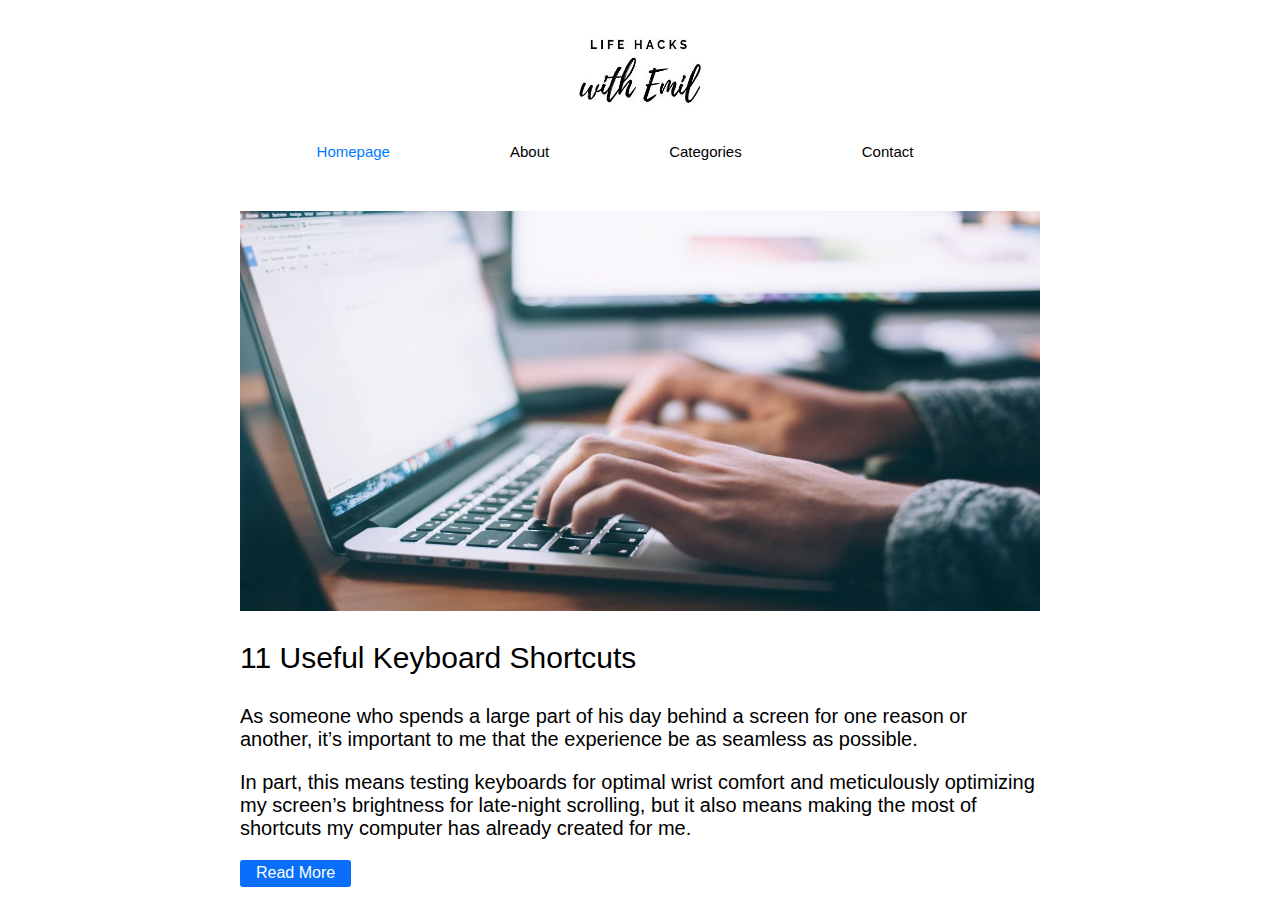
<file: index.html>
<html lang="en">

<head>
    <title>Life Hacks with Emil</title>
    <meta http-equiv="Content-Type" content="text/html" ; charset="utf-8" />
    <meta name="viewport" content="width=device-width, initial-scale=1" />

    <meta name="title" content="Life Hacks with Emil" />
    <meta name="description" content="Life Hacks with Emil is a fast-growing blog site with useful ideas about media, tech, and other industry verticals. Launched in 2020, the site is now one of the best blog site on the web." />
    <meta name="keywords" content="life hacks, lifehacks, useful ideas, blog, tech, media, Life Hacks with Emil, diy, do it yourself, blogs" />

    <link href="css/style.css" rel="stylesheet" type="text/css">
    <link rel="shortcut icon" href="img/icon1.ico">
</head>

<body>
    <div id="header">
        <a href="index.html" title="Homepage">
            <img src="img/logo.jpg" alt="logo" class="websitelogo" />
        </a>
        <ul class="menu">
            <li>
                <a href="index.html" title="Homepage" class="selected">Homepage </a>
            </li>

            <li>
                <a href="about.html" title="About">About</a>
            </li>

            <li>
                <a href="categories.html" title="Categories">Categories</a>
            </li>

            <li>
                <a href="contact.html" title="Contact">Contact</a>
            </li>
        </ul>
    </div>


    <div id="content">
        <div class="pagebanner">
            <img src="img/pagebanner.jpg" width="800" height="400" />
        </div>

        <div class="headingarea">
            <h3> 11 Useful Keyboard Shortcuts</h3>
            <p>As someone who spends a large part of his day behind a screen for one reason or another, it’s important to me that the experience be as seamless as possible.</p>
            <p>In part, this means testing keyboards for optimal wrist comfort and meticulously optimizing my screen’s brightness for late-night scrolling, but it also means making the most of shortcuts my computer has already created for me.
                <p><a class="rounded-button" href="useful-keyboard-shortcuts-2020.html" target="_blank" title="Read More">Read More</a></p>
            </p>
        </div>
    </div>
    <div style="clear:both"></div>
    </div>
    <script src="js/script.js"></script>
</body>

</html>
</file>
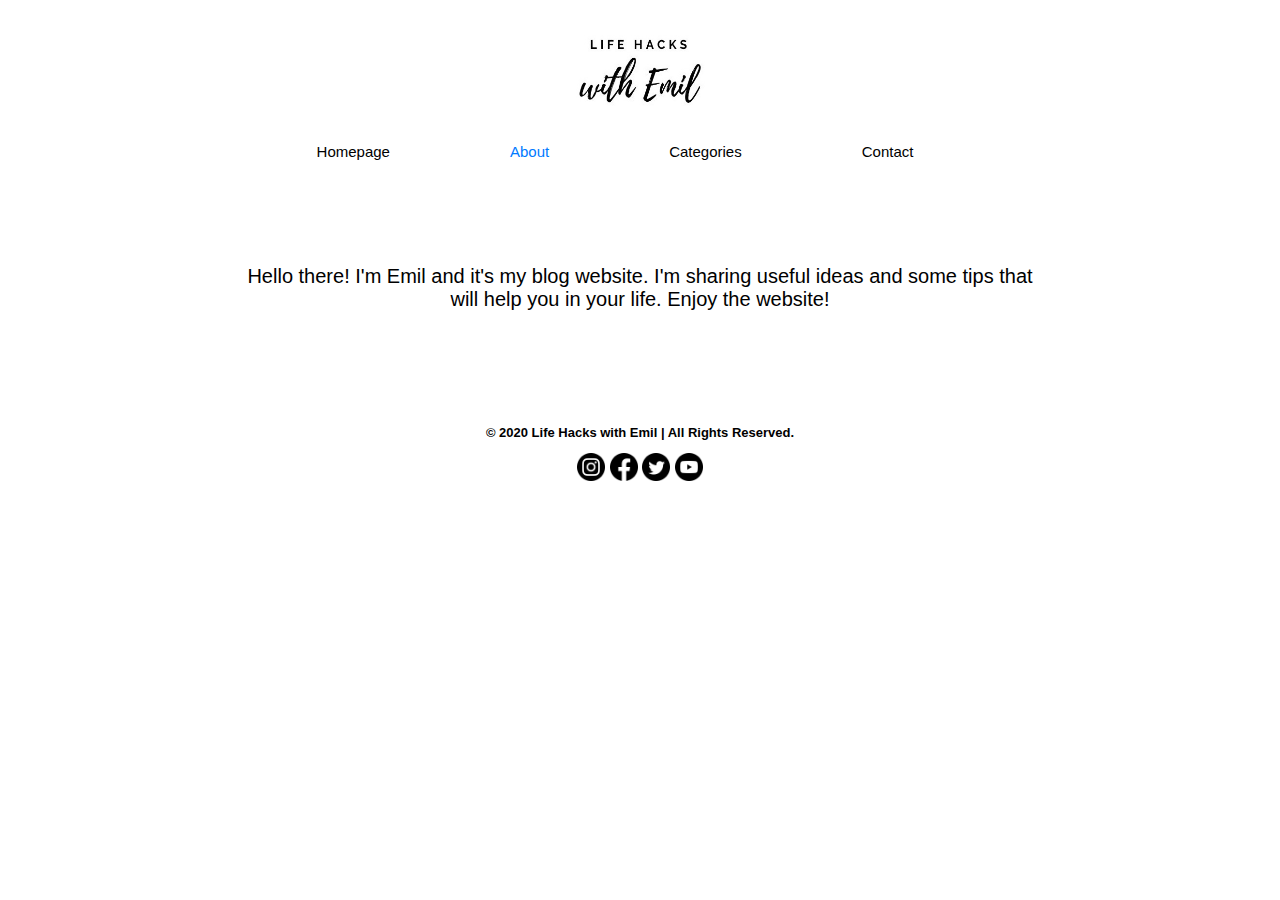
<file: about.html>
<html lang="en">
	<head>
		<title>About | Life Hacks with Emil</title>
		<meta http-equiv="Content-Type" content="text/html"; charset="utf-8" />
		<meta name="viewport" content="width=device-width, initial-scale=1" />
				
		<link href="css/style.css" rel="stylesheet" type="text/css">
		<link rel="shortcut icon" href="img/icon1.ico">
	</head>
	<body>
		<div id="header">
			<a href="index.html" title="Homepage">
			<img src="img/logo.jpg" alt="logo" class="websitelogo"/>
			</a>
			<ul class="menu">
				<li>
					<a href="index.html" title="Homepage">Homepage</a>
				</li>
				
				<li>
					<a href="about.html" title="About" class="selected">About</a>
				</li>
				
				<li>
					<a href="categories.html" title="Categories">Categories</a>
				</li>
				
				<li>
					<a href="contact.html" title="Contact">Contact</a>
				</li>
			</ul>
		</div>
		<br>
		<br>
		<br>
		<div id="content">
			
		<div class="aboutarea">
			<p>Hello there! I'm Emil and it's my blog website. I'm sharing useful ideas and some tips that will help you in your life. Enjoy the website!</p>
		</div>
		<br>
		<br>
		<br>
		</div>
			<div style="clear:both"></div>
		<div id="footer">
			<p>© 2020 Life Hacks with Emil | All Rights Reserved.</p>
			<div class="icons">
				<a href="index.html" target="_blank"><img class = "instagram-icon" src="./img/instagram-icon.png" title="Instagram"></a>
				<a href="index.html" target="_blank"><img class = "facebook-icon" src="./img/facebook-icon.png" title="Facebook"></a>
				<a href="index.html" target="_blank"><img class = "twitter-icon" src="./img/twitter-icon.png" title="Twitter"></a>
				<a href="index.html" target="_blank"><img class = "youtube-icon" src="./img/youtube-icon.png" title="YouTube"></a>
			</div>
		</div>
		<script src="js/script.js"></script>
	</body>
</html>
</file>
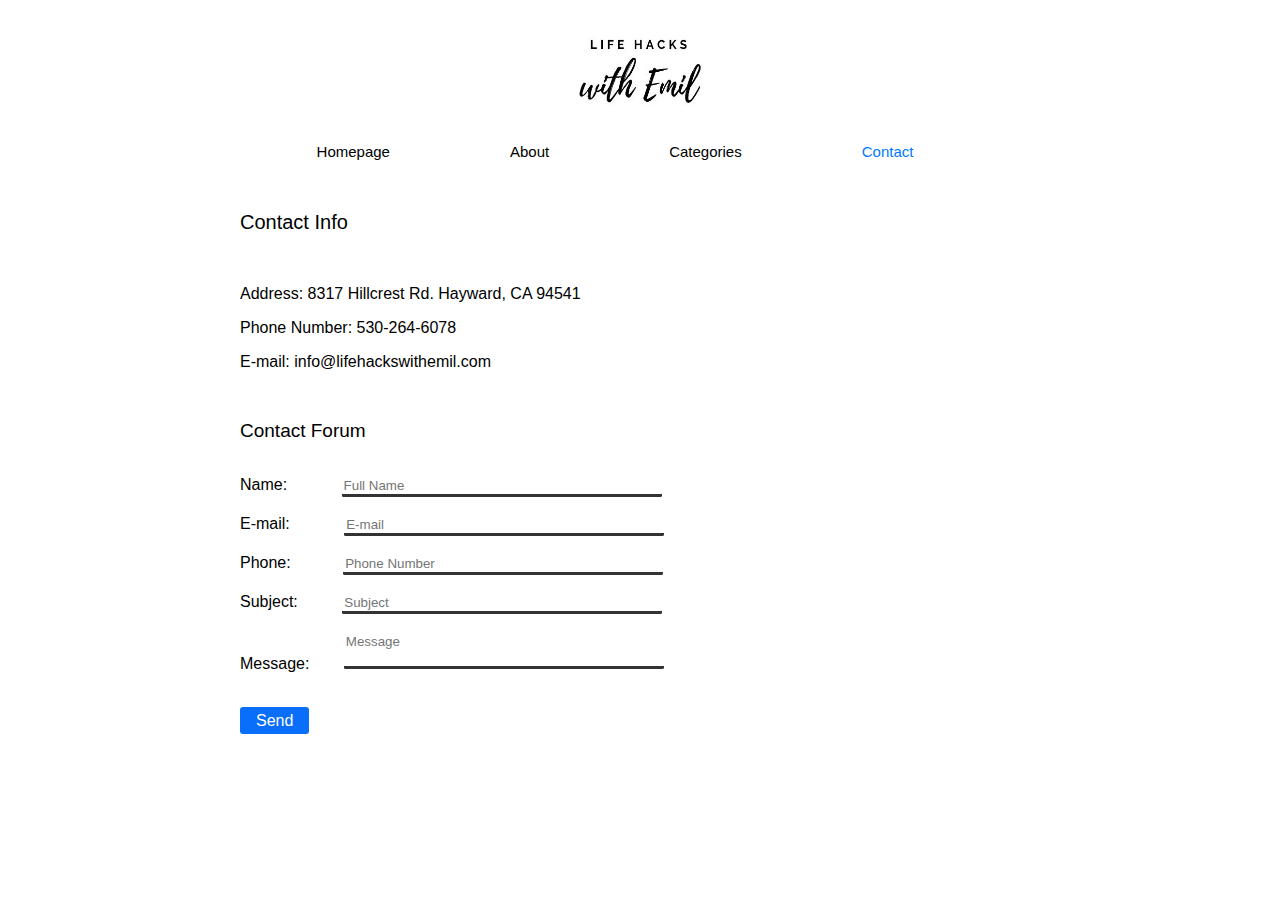
<file: contact.html>
<html lang="en">

<head>
    <title>Contact | Life Hacks with Emil</title>
    <meta http-equiv="Content-Type" content="text/html" ; charset="utf-8" />
    <meta name="viewport" content="width=device-width, initial-scale=1" />

    <link href="css/style.css" rel="stylesheet" type="text/css">
    <link rel="shortcut icon" href="img/icon1.ico">
</head>

<body>
    <div id="header">
        <a href="index.html" title="Homepage">
            <img src="img/logo.jpg" alt="logo" class="websitelogo" />
        </a>
        <ul class="menu">
            <li>
                <a href="index.html" title="Homepage">Homepage</a>
            </li>

            <li>
                <a href="about.html" title="About">About</a>
            </li>

            <li>
                <a href="categories.html" title="Categories">Categories</a>
            </li>

            <li>
                <a href="contact.html" title="Contact" class="selected">Contact</a>
            </li>
        </ul>
    </div>


    <div id="content">

        <h2 style="font-weight: 350; font-size: 20px; font-family: -apple-system, BlinkMacSystemFont, 'Segoe UI', Roboto, Oxygen, Ubuntu, Cantarell, 'Open Sans', 'Helvetica Neue', sans-serif;">Contact Info</h2>

        <br>

        <div class="infoarea">
            <p><b style="font-weight: 500;">Address</b>: 8317 Hillcrest Rd. Hayward, CA 94541</p>
            <p><b style="font-weight: 500;">Phone Number</b>: 530-264-6078</p>
            <p><b style="font-weight: 500;">E-mail</b>: info@lifehackswithemil.com</p>
        </div>

        <br>

        <h2 style="font-weight: 350; font-size: 19px; font-family: -apple-system, BlinkMacSystemFont, 'Segoe UI', Roboto, Oxygen, Ubuntu, Cantarell, 'Open Sans', 'Helvetica Neue', sans-serif;">Contact Forum</h2>

        <br>

        <div class="formarea">
            <form class="sendform" id="sendform" name="sendform" action="#" method="post">
                <label for="Name, Last Name">Name: </label>
                <input class="name-input" type="text" placeholder="Full Name" name="name_lastname" style="margin-left: 50px; outline: none;" />
                <br>
                <br>
                <label for="E-mail">E-mail: </label>
                <input class="email-input" type="text" placeholder="E-mail" name="e_mail" style="margin-left: 50px; outline: none;" />
                <br>
                <br>
                <label for="Phone">Phone: </label>
                <input class="number-input" type="text" placeholder="Phone Number" name="phone_number" style="margin-left: 48px; outline: none;" />
                <br>
                <br>
                <label for="Subject">Subject: </label>
                <input class="subject-input" type="text" placeholder="Subject" name="subject" style="margin-left: 40px; outline: none;" />
                <br>
                <br>
                <label for="Message">Message: </label>
                <textarea class="message-input" name="message" placeholder="Message" style="margin-left: 30px;"></textarea>
                <br>
                <br>
                <p>
                    <button class="send-button" type="submit" title="Send Message">Send</button>
                </p>
            </form>
        </div>

    </div>
    <div style="clear:both"></div>
    <script src="js/script.js"></script>
</body>

</html>
</file>
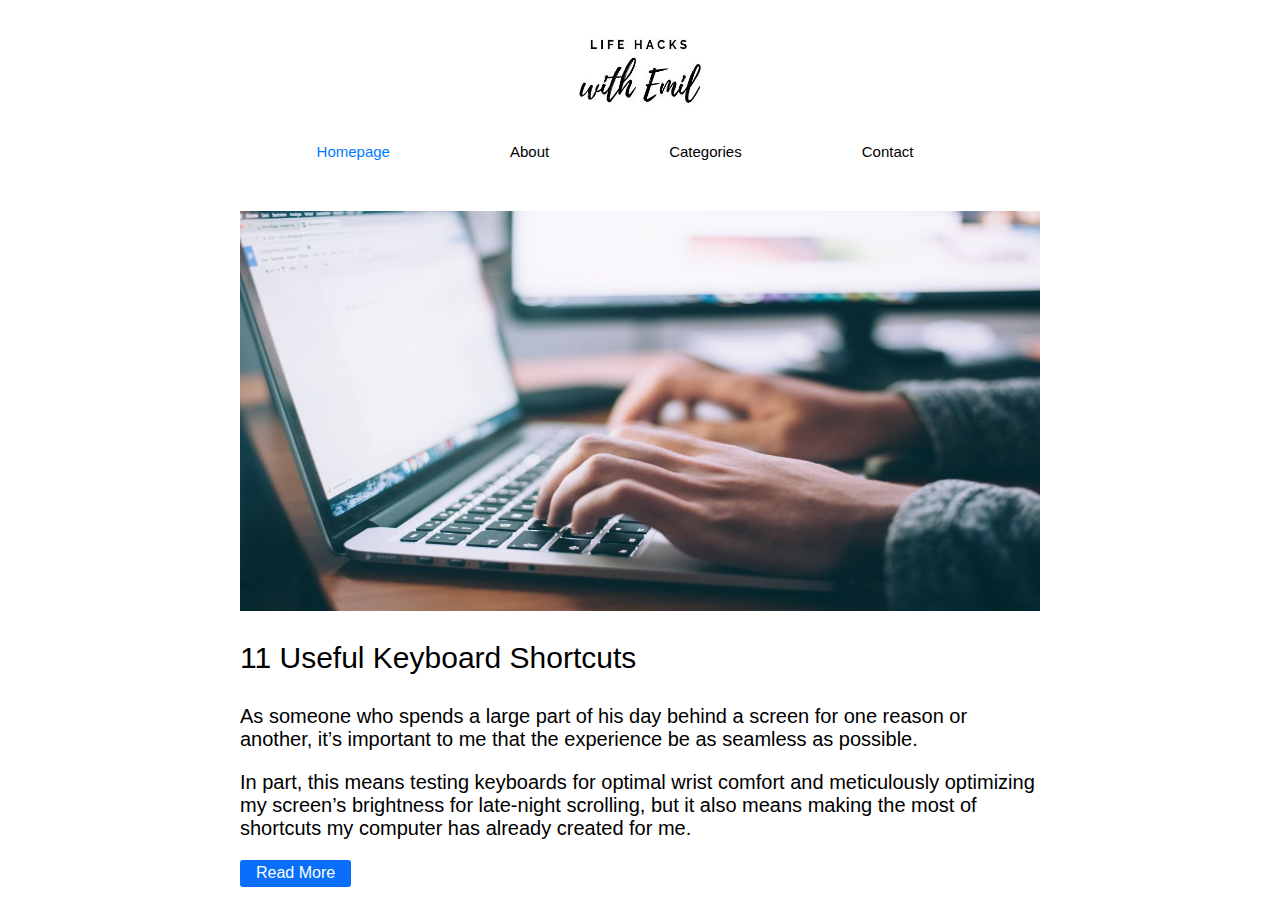
<file: tech.html>
<html lang="en">
	<head>
		<title>Tech | Life Hacks with Emil</title>
		<meta http-equiv="Content-Type" content="text/html"; charset="utf-8" />
		<meta name="viewport" content="width=device-width, initial-scale=1" />

		<meta name="title" content="Life Hacks with Emil"/>		
		<link href="css/style.css" rel="stylesheet" type="text/css">
		<link rel="shortcut icon" href="img/icon1.ico">
	</head>
	<body>
		<div id="header">
			<a href="index.html" title="Homepage">
			<img src="img/logo.jpg" alt="logo" class="websitelogo"/>
			</a>
			<ul class="menu">
				<li>
					<a href="index.html" title="Homepage" class="selected">Homepage </a>
				</li>
				
				<li>
					<a href="about.html" title="About">About</a>
				</li>
				
				<li>
					<a href="categories.html" title="Categories">Categories</a>
				</li>
				
				<li>
					<a href="contact.html" title="Contact">Contact</a>
				</li>
			</ul>
		</div>
		
		<div id="content">
			<div class="pagebanner">
					<img src="img/pagebanner.jpg" width="800" height="400"/>
			</div>
			
			
		<div class="headingarea">
			<h3> 11 Useful Keyboard Shortcuts</h3>
			<p>As someone who spends a large part of his day behind a screen for one reason or another, it’s important to me that the experience be as seamless as possible.</p>
			<p>In part, this means testing keyboards for optimal wrist comfort and meticulously optimizing my screen’s brightness for late-night scrolling, but it also means making the most of shortcuts my computer has already created for me. <p><a class = "rounded-button" href="useful-keyboard-shortcuts-2020.html" target="_blank" title="Read More">Read More</a></p></p>
		</div>
		</div>
			<div style="clear:both"></div>
		</div>
		<script src="js/script.js"></script>
	</body>
</html>
</file>
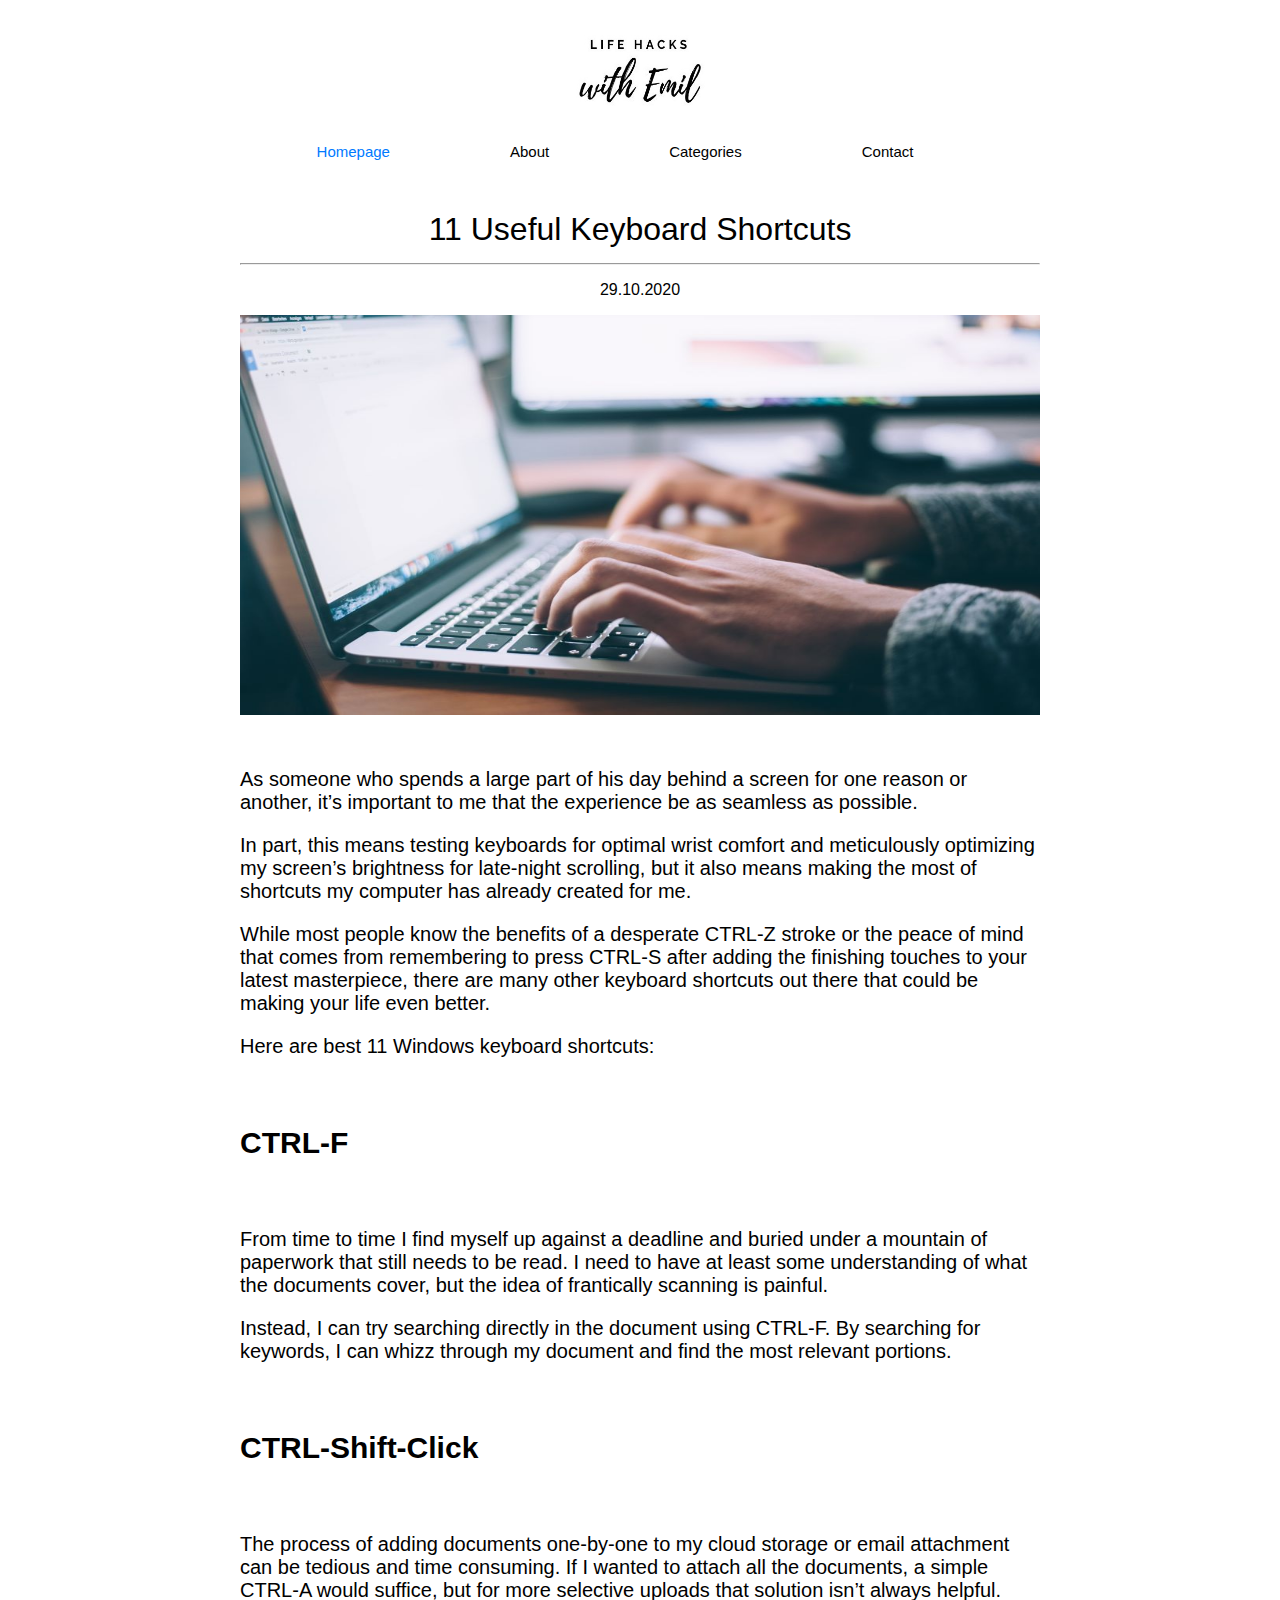
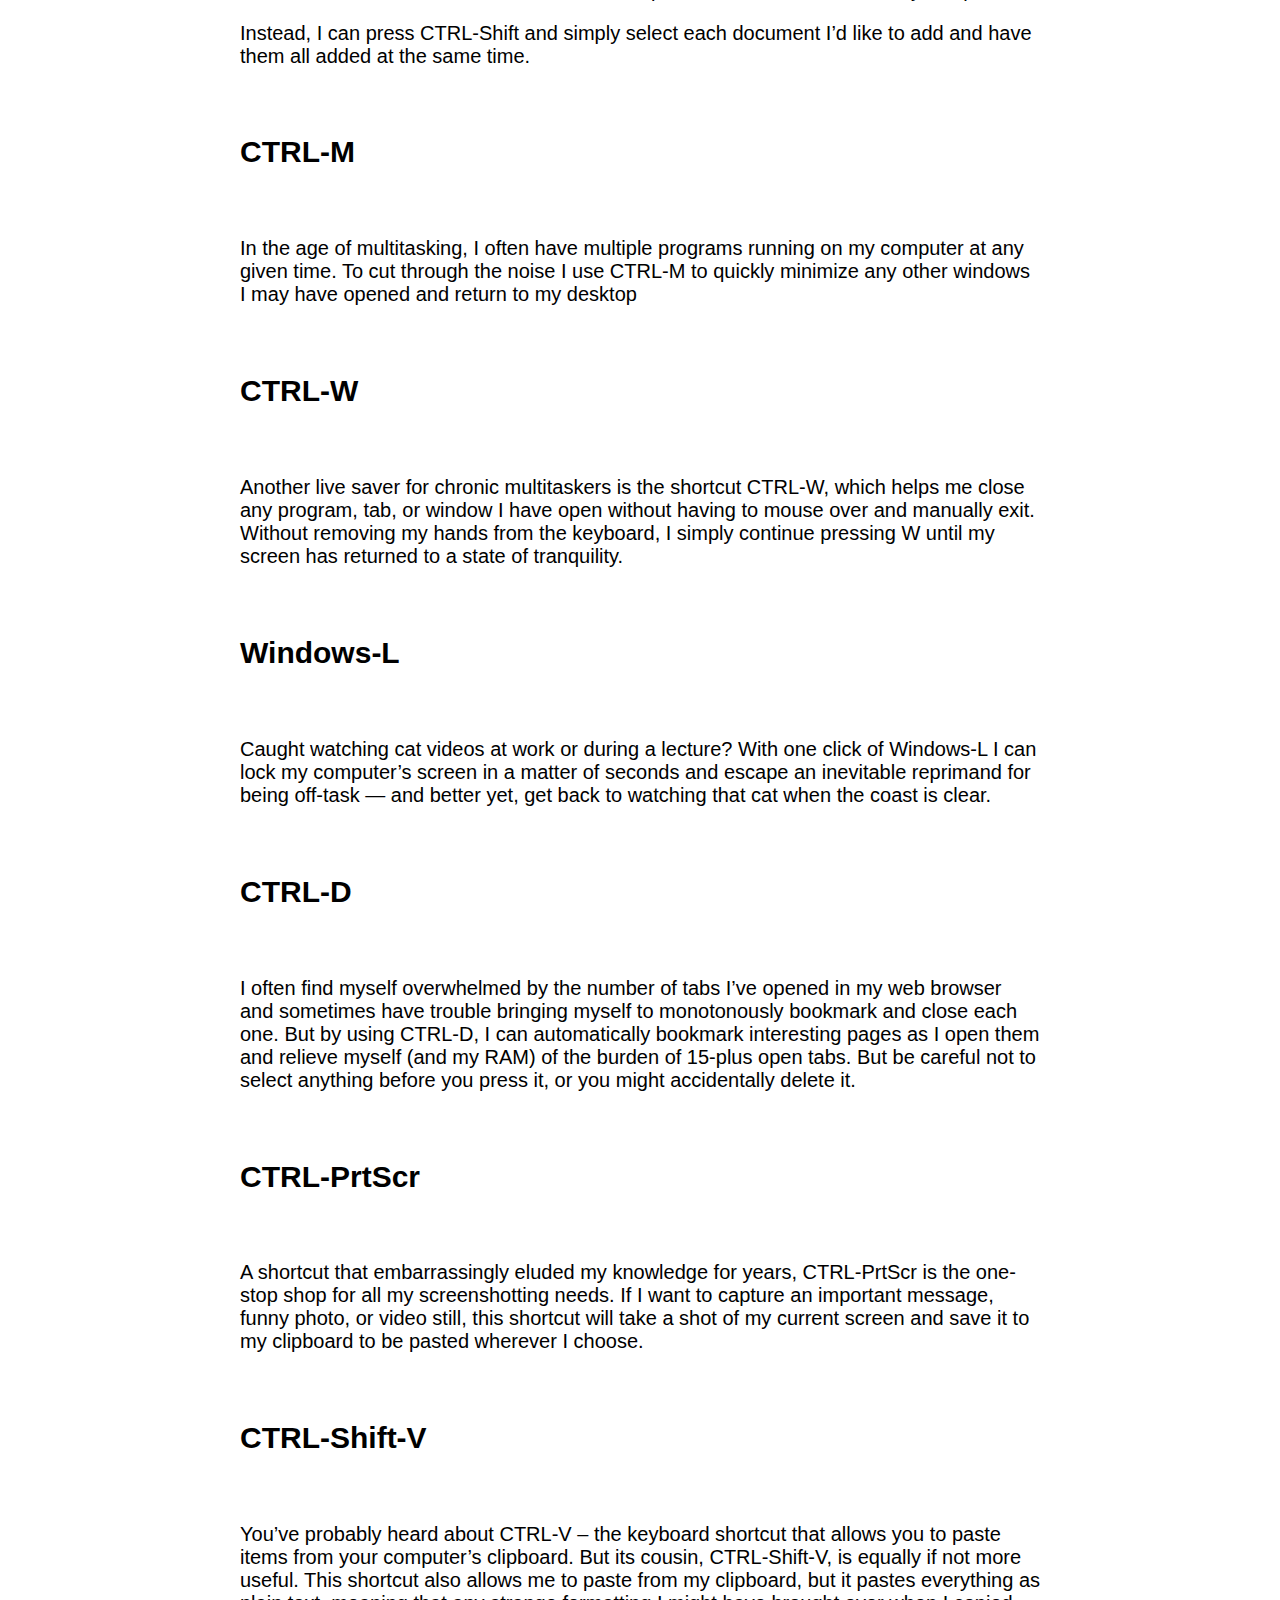
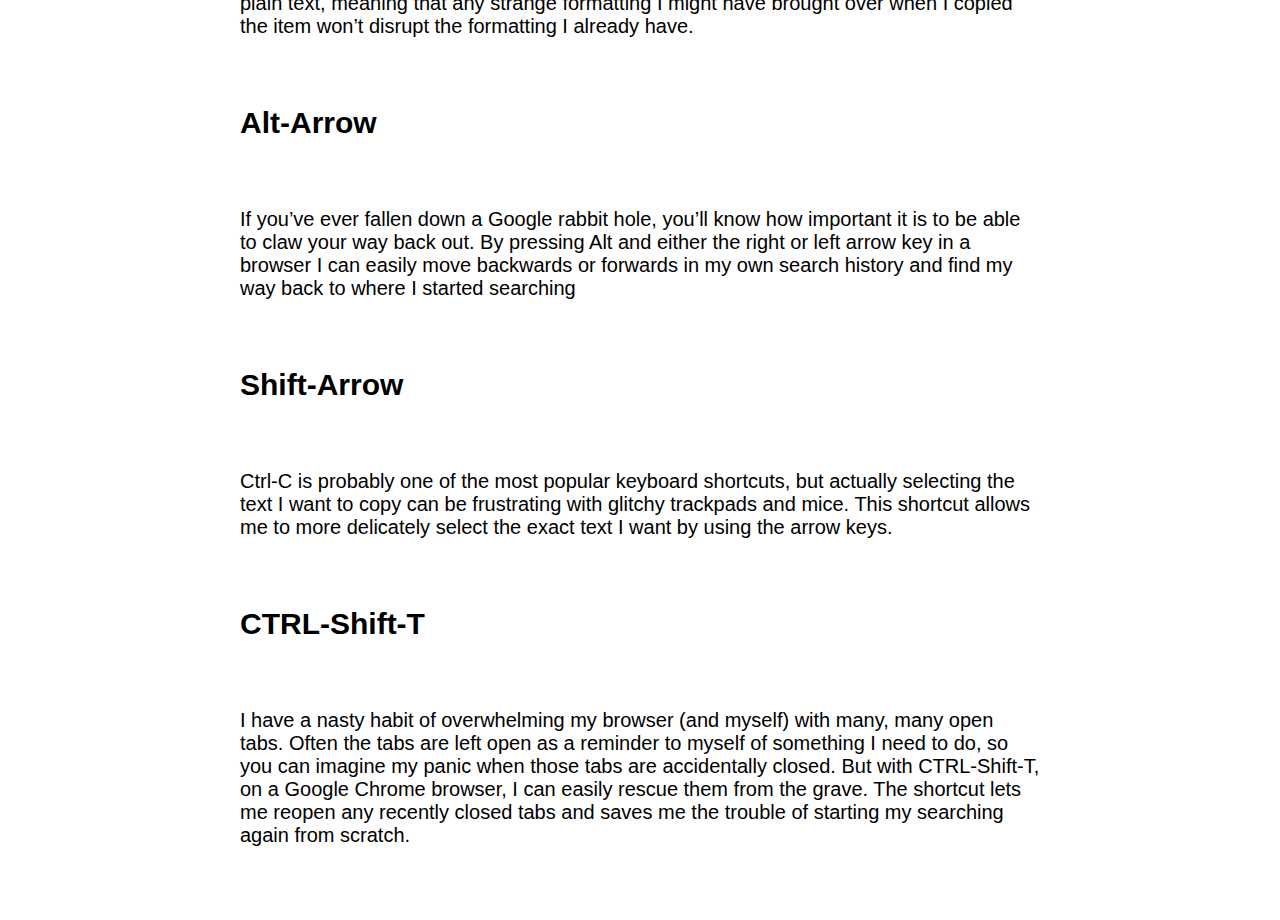
<file: useful-keyboard-shortcuts-2020.html>
<html lang="en">
	<head>
		<title>11 Useful Keyboard Shortcuts | Life Hacks with Emil</title>
		<meta http-equiv="Content-Type" content="text/html"; charset="utf-8" />
		<meta name="viewport" content="width=device-width, initial-scale=1" />

		<meta name="title" content="Best 11 Keyboard Shortcuts"/>
		<meta name="description" content="Here, we focus on best 11 useful keyboard shortcuts that everyone with a Windows operating system should know."/>
		<meta name="keywords" content="freelancer, keyboard shortcuts, keyboards, keyboard, shortcuts, shortcut, computers, computer, tech, Life Hacks with Emil"/>
		
		<link href="css/style.css" rel="stylesheet" type="text/css">
		<link rel="shortcut icon" href="img/icon1.ico">
	</head>
	<body>
		<div id="header">
			<a href="index.html" title="Homepage">
			<img src="img/logo.jpg" alt="logo" class="websitelogo"/>
			</a>
			<ul class="menu">
				<li>
					<a href="index.html" title="Homepage" class="selected">Homepage </a>
				</li>
				
				<li>
					<a href="about.html" title="About">About</a>
				</li>
				
				<li>
					<a href="categories.html" title="Categories">Categories</a>
				</li>
				
				<li>
					<a href="contact.html" title="Contact">Contact</a>
				</li>
			</ul>
		</div>
		
		<div id="content">
				<h1>11 Useful Keyboard Shortcuts</h1>
				<hr>
				<div class="date">
					<p>29.10.2020</p>
				</div>
			<div class="pagebanner">
				<img src="img/pagebanner.jpg" width="800" height="400"/>
			</div>
		<br>
			
		<div class="textarea">
			<p>As someone who spends a large part of his day behind a screen for one reason or another, it’s important to me that the experience be as seamless as possible.</p>
			<p>In part, this means testing keyboards for optimal wrist comfort and meticulously optimizing my screen’s brightness for late-night scrolling, but it also means making the most of shortcuts my computer has already created for me.</p>
			<p>While most people know the benefits of a desperate CTRL-Z stroke or the peace of mind that comes from remembering to press CTRL-S after adding the finishing touches to your latest masterpiece, there are many other keyboard shortcuts out there that could be making your life even better.</p>
			<p>Here are best 11 Windows keyboard shortcuts: </p>
			<br>
			<h2>
				<strong>CTRL-F</strong>
			</h2>
			<br>
			<p>From time to time I find myself up against a deadline and buried under a mountain of paperwork that still needs to be read. I need to have at least some understanding of what the documents cover, but the idea of frantically scanning is painful.</p>
			<p>Instead, I can try searching directly in the document using CTRL-F. By searching for keywords, I can whizz through my document and find the most relevant portions.</p>
			<br>
			<h2>
				<strong>CTRL-Shift-Click</strong>
			</h2>
			<br>
			<p>The process of adding documents one-by-one to my cloud storage or email attachment can be tedious and time consuming. If I wanted to attach all the documents, a simple CTRL-A would suffice, but for more selective uploads that solution isn’t always helpful.</p>
			<p>Instead, I can press CTRL-Shift and simply select each document I’d like to add and have them all added at the same time.</p>
			<br>
			<h2>
				<strong>CTRL-M</strong>
			</h2>
			<br>
			<p>In the age of multitasking, I often have multiple programs running on my computer at any given time. To cut through the noise I use CTRL-M to quickly minimize any other windows I may have opened and return to my desktop</p>
			<br>
			<h2>
				<strong>CTRL-W</strong>
			</h2>
			<br>
			<p>Another live saver for chronic multitaskers is the shortcut CTRL-W, which helps me close any program, tab, or window I have open without having to mouse over and manually exit. Without removing my hands from the keyboard, I simply continue pressing W until my screen has returned to a state of tranquility.</p>
			<br>
			<h2>
				<strong>Windows-L</strong>
			</h2>
			<br>
			<p>Caught watching cat videos at work or during a lecture? With one click of Windows-L I can lock my computer’s screen in a matter of seconds and escape an inevitable reprimand for being off-task — and better yet, get back to watching that cat when the coast is clear.</p>
			<br>
			<h2>
				<strong>CTRL-D</strong>
			</h2>
			<br>
			<p>I often find myself overwhelmed by the number of tabs I’ve opened in my web browser and sometimes have trouble bringing myself to monotonously bookmark and close each one. But by using CTRL-D, I can automatically bookmark interesting pages as I open them and relieve myself (and my RAM) of the burden of 15-plus open tabs. But be careful not to select anything before you press it, or you might accidentally delete it.</p>
			<br>
			<h2>
				<strong>CTRL-PrtScr</strong>
			</h2>
			<br>
			<p>A shortcut that embarrassingly eluded my knowledge for years, CTRL-PrtScr is the one-stop shop for all my screenshotting needs. If I want to capture an important message, funny photo, or video still, this shortcut will take a shot of my current screen and save it to my clipboard to be pasted wherever I choose.</p>
			<br>
			<h2>
				<strong>CTRL-Shift-V</strong>
			</h2>
			<br>
			<p>You’ve probably heard about CTRL-V – the keyboard shortcut that allows you to paste items from your computer’s clipboard. But its cousin, CTRL-Shift-V, is equally if not more useful. This shortcut also allows me to paste from my clipboard, but it pastes everything as plain text, meaning that any strange formatting I might have brought over when I copied the item won’t disrupt the formatting I already have.</p>
			<br>
			<h2>
				<strong>Alt-Arrow</strong>
			</h2>
			<br>
			<p>If you’ve ever fallen down a Google rabbit hole, you’ll know how important it is to be able to claw your way back out. By pressing Alt and either the right or left arrow key in a browser I can easily move backwards or forwards in my own search history and find my way back to where I started searching</p>
			<br>
			<h2>
				<strong>Shift-Arrow</strong>
			</h2>
			<br>
			<p>Ctrl-C is probably one of the most popular keyboard shortcuts, but actually selecting the text I want to copy can be frustrating with glitchy trackpads and mice. This shortcut allows me to more delicately select the exact text I want by using the arrow keys.</p>
			<br>
			<h2>
				<strong>CTRL-Shift-T</strong>
			</h2>
			<br>
			<p>I have a nasty habit of overwhelming my browser (and myself) with many, many open tabs. Often the tabs are left open as a reminder to myself of something I need to do, so you can imagine my panic when those tabs are accidentally closed. But with CTRL-Shift-T, on a Google Chrome browser, I can easily rescue them from the grave. The shortcut lets me reopen any recently closed tabs and saves me the trouble of starting my searching again from scratch.</p>
			<br>

		</div>
		</div>
			<div style="clear:both"></div>
		<script src="js/script.js"></script>
	</body>
</html>
</file>
<file: css/style.css>
@charset "utf-8";
#header {
    width: 830px;
    height: 100px;
    background: white;
    margin: 0 auto 0 auto;
    display: table;
}

#content {
    width: 800px;
    height: auto;
    background: white;
    padding: 10px 15px 10px 15px;
    margin: 20 auto 20 auto;
    display: table;
    font-family: Arial, Helvetica, sans-serif;
}

#content h1 p {
    font-family: -apple-system, BlinkMacSystemFont, "Segoe UI", Roboto, Oxygen, Ubuntu, Cantarell, "Open Sans", "Helvetica Neue", sans-serif;
    text-align: center;
    font-weight: bold;
}

#content .date {
    font-family: -apple-system, BlinkMacSystemFont, "Segoe UI", Roboto, Oxygen, Ubuntu, Cantarell, "Open Sans", "Helvetica Neue", sans-serif;
    text-align: center;
    font-weight: 300;
}

#content h1,
#content .pagebanner {
    margin: 0 auto 15px auto;
    display: table;
}

#content h1 {
    font-weight: 200;
    font-family: -apple-system, BlinkMacSystemFont, "Segoe UI", Roboto, Oxygen, Ubuntu, Cantarell, "Open Sans", "Helvetica Neue", sans-serif;
}

#content .headingarea h3 {
    font-size: 30px;
    font-weight: 200;
    font-family: -apple-system, BlinkMacSystemFont, "Segoe UI", Roboto, Oxygen, Ubuntu, Cantarell, "Open Sans", "Helvetica Neue", sans-serif;
}

#content .headingarea p {
    font-weight: 350;
    font-size: 20px;
    font-family: -apple-system, BlinkMacSystemFont, "Segoe UI", Roboto, Oxygen, Ubuntu, Cantarell, "Open Sans", "Helvetica Neue", sans-serif;
}

.rounded-button {
    background-color: #096ffa;
    border: none;
    color: white;
    border-radius: 3px;
    height: 27px;
    padding: 0 16px;
    line-height: 25px;
    text-align: center;
    font-family: -apple-system, BlinkMacSystemFont, "Segoe UI", Roboto, Oxygen, Ubuntu, Cantarell, "Open Sans", "Helvetica Neue", sans-serif;
    text-decoration: none;
    display: inline-block;
    font-size: 16px;
}

.send-button {
    background-color: #096ffa;
    border: none;
    color: white;
    border-radius: 3px;
    height: 27px;
    padding: 0 16px;
    line-height: 25px;
    text-align: center;
    font-family: -apple-system, BlinkMacSystemFont, "Segoe UI", Roboto, Oxygen, Ubuntu, Cantarell, "Open Sans", "Helvetica Neue", sans-serif;
    text-decoration: none;
    display: inline-block;
    font-size: 16px;
}

#content .infoarea p {
    font-size: 16px;
    font-weight: 350;
    font-family: -apple-system, BlinkMacSystemFont, "Segoe UI", Roboto, Oxygen, Ubuntu, Cantarell, "Open Sans", "Helvetica Neue", sans-serif;
}

#footer {
    width: 800px;
    height: 20px;
    padding: 10px 15px 10px 15px;
    background: white;
    margin: 0 auto 0 auto;
    display: table;
    font-family: -apple-system, BlinkMacSystemFont, "Segoe UI", Roboto, Oxygen, Ubuntu, Cantarell, "Open Sans", "Helvetica Neue", sans-serif;
}

#footer p {
    text-align: center;
    font-size: 13px;
    font-weight: bold;
}

.websitelogo {
    margin: 15px auto 15px auto;
    display: table;
    width: 150px;
    height: 100px;
}

.menu {
    margin: 20px auto 20px auto;
    display: table;
}

.menu li {
    float: left;
    list-style-type: none;
    margin-right: 90px;
    font-weight: 400;
    font-style: normal;
    font-family: "Lucida Sans", "Lucida Sans Regular", "Lucida Grande", "Lucida Sans Unicode", Geneva, Verdana, sans-serif;
}

.menu li a {
    color: #000;
    font-size: 15px;
    text-decoration: none;
    padding: 5px 15px;
}

.menu li a:hover {
    color: #007aff;
}

.categories {
    margin: 0 auto 0 auto;
    display: table;
}

.selected {
    color: #007aff !important;
}

.forumarea {
    font-size: 15px;
    font-weight: 500;
    font-family: -apple-system, BlinkMacSystemFont, "Segoe UI", Roboto, Oxygen, Ubuntu, Cantarell, "Open Sans", "Helvetica Neue", sans-serif;
}

#content .aboutarea p {
    text-align: center;
    font-size: 20px;
    font-family: -apple-system, BlinkMacSystemFont, "Segoe UI", Roboto, Oxygen, Ubuntu, Cantarell, "Open Sans", "Helvetica Neue", sans-serif;
}

#content .textarea {
    font-family: -apple-system, BlinkMacSystemFont, "Segoe UI", Roboto, Oxygen, Ubuntu, Cantarell, "Open Sans", "Helvetica Neue", sans-serif;
    font-weight: 350;
    font-size: 20px;
}

#footer .instagram-icon {
    width: 28px;
    height: 28px;
}

#footer .facebook-icon {
    width: 28px;
    height: 28px;
}

#footer .twitter-icon {
    width: 28px;
    height: 28px;
}

#footer .youtube-icon {
    width: 28px;
    height: 28px;
}

#footer .icons {
    text-align: center;
}

.categories {
    margin: 20px auto 20px auto;
    display: table;
    text-align: center;
}

.categories li {
    list-style-type: none;
    margin-right: 90px;
    font-style: normal;
    font-family: -apple-system, BlinkMacSystemFont, "Segoe UI", Roboto, Oxygen, Ubuntu, Cantarell, "Open Sans", "Helvetica Neue", sans-serif;
}

.categories li a {
    color: #000;
    font-size: 20px;
    text-decoration: none;
    padding: 5px 15px;
}

.categories li a:hover {
    color: #007aff !important;
}

.sendform label {
    font-family: -apple-system, BlinkMacSystemFont, "Segoe UI", Roboto, Oxygen, Ubuntu, Cantarell, "Open Sans", "Helvetica Neue", sans-serif;
    transition: all 0.3s;
    transform: translateY(0rem);
}

.sendform input {
    font-family: -apple-system, BlinkMacSystemFont, "Segoe UI", Roboto, Oxygen, Ubuntu, Cantarell, "Open Sans", "Helvetica Neue", sans-serif;
    color: #333;
    margin: 0 auto;
    border-radius: 0.1rem;
    background-color: rgb(255, 255, 255);
    border: none;
    width: 40%;
    border-bottom: 0.2rem solid;
}

.sendform textarea {
    font-family: -apple-system, BlinkMacSystemFont, "Segoe UI", Roboto, Oxygen, Ubuntu, Cantarell, "Open Sans", "Helvetica Neue", sans-serif;
    color: #333;
    margin: 0 auto;
    border-radius: 0.1rem;
    background-color: rgb(255, 255, 255);
    border: none;
    width: 40%;
    border-bottom: 0.2rem solid;
    outline: none;
    resize: none;
}

form.example input[type="text"] {
    padding: 10px;
    font-size: 17px;
    border: 1px solid grey;
    float: left;
    width: 80%;
    background: #f1f1f1;
}

form.example button {
    float: left;
    width: 20%;
    padding: 10px;
    background: #2196f3;
    color: white;
    font-size: 17px;
    border: 1px solid grey;
    border-left: none;
    cursor: pointer;
}

form.example button:hover {
    background: #0b7dda;
}

form.example::after {
    content: "";
    clear: both;
    display: table;
}
</file>
